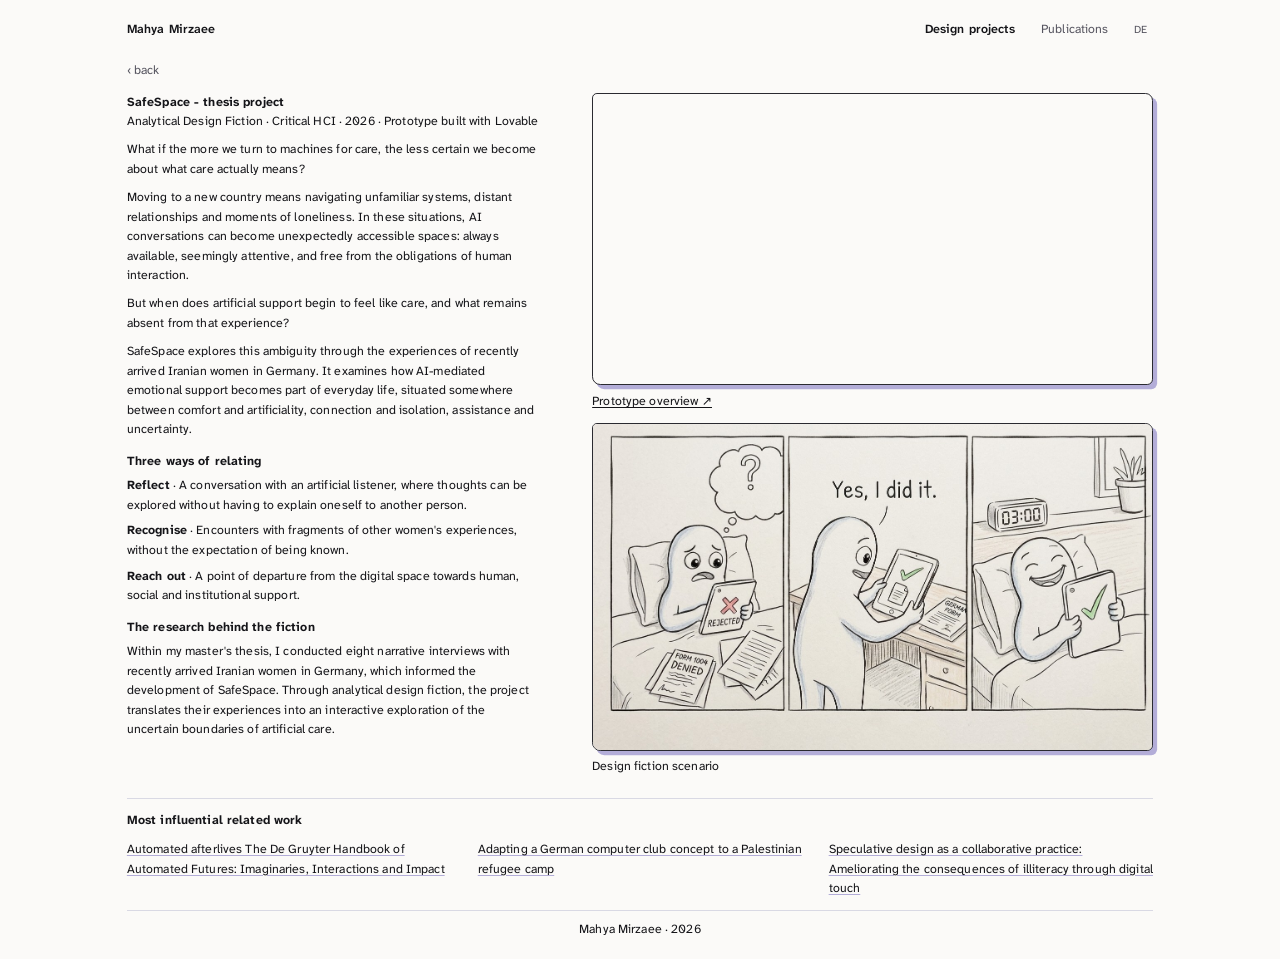
<file: index.html>
<!doctype html>
<html lang="en">
<head>
  <meta charset="utf-8">
  <meta name="viewport" content="width=device-width, initial-scale=1">
  <title>SafeSpace · Mahya Mirzaee</title>
  <meta name="description" content="SafeSpace: can a machine offer a sense of belonging without ever belonging to you? An analytical design fiction about AI-mediated care.">
  <meta name="theme-color" content="#fbfaf8">
  <link rel="stylesheet" href="project.css?v=16">
<style id="site-bar">
  /* same top bar as the portfolio (mahyamirzaee.github.io) */
  .site-bar { display: flex; flex-wrap: wrap; align-items: baseline; gap: 12px 24px; padding: 4px 0 26px; font-family: "Atkinson Hyperlegible Next", system-ui, sans-serif; }
  .site-bar .sb-name { margin-right: auto; font-size: 15px; font-weight: 600; color: #141418; text-decoration: none; }
  .site-bar nav { display: flex; flex-wrap: wrap; gap: 6px 32px; }
  .site-bar nav a { font-size: 15px; color: #55545f; text-decoration: none; }
  .site-bar nav a[aria-current="page"] { color: #141418; font-weight: 600; }
  .site-bar .sb-lang { font-size: 13px; color: #55545f; text-decoration: none; padding: 2px 7px; }
  .site-bar a:hover { color: #26307f; }
  /* one look for every back link */
  .top { font-size: 14px; }
  .top a { color: #55545f; text-decoration: none; }
  .top a:hover { color: #141418; text-decoration: underline; }
  /* one look for every reference link (Most influential related work) */
  .related li a { color: #141418; font-size: 15px; line-height: 1.45; text-decoration: underline; text-decoration-color: #b3add8; text-decoration-thickness: 1px; text-underline-offset: 0.2em; }
  .related li a:hover { color: #26307f; text-decoration-color: #26307f; }
  @media (max-width: 640px) { .site-bar .sb-name { width: 100%; } }
</style>
</head>
<body>
<div class="page">

  <header class="site-bar">
    <a class="sb-name" href="https://mahyamirzaee.github.io/">Mahya Mirzaee</a>
    <nav aria-label="Main">
      <a href="https://mahyamirzaee.github.io/projects/" aria-current="page">Design projects</a>
      <a href="https://mahyamirzaee.github.io/publications/">Publications</a>
    </nav>
    <a class="sb-lang" href="https://mahyamirzaee.github.io/de/projects/" lang="de" hreflang="de" aria-label="Deutsch">DE</a>
  </header>
  <nav class="top" aria-label="Back">
    <a href="https://mahyamirzaee.github.io/projects/">‹ back</a>
  </nav>

  <main>
  <!-- ===== Screen 1: text on the left, recording + two scenario pictures on the right ===== -->
  <section class="sheet" aria-labelledby="title">
    <div class="col">
      <h1 id="title">SafeSpace - thesis project</h1>
      <p class="sub">Analytical Design Fiction · Critical HCI · 2026 · Prototype built with Lovable</p>

      <p>What if the more we turn to machines for care, the less certain we become about what care actually means?</p>
      <p>Moving to a new country means navigating unfamiliar systems, distant relationships and moments of loneliness. In these situations, AI conversations can become unexpectedly accessible spaces: always available, seemingly attentive, and free from the obligations of human interaction.</p>
      <p>But when does artificial support begin to feel like care, and what remains absent from that experience?</p>
      <p>SafeSpace explores this ambiguity through the experiences of recently arrived Iranian women in Germany. It examines how AI-mediated emotional support becomes part of everyday life, situated somewhere between comfort and artificiality, connection and isolation, assistance and uncertainty.</p>

      <h2>Three ways of relating</h2>
      <ol class="stages">
        <li><b>Reflect</b> · A conversation with an artificial listener, where thoughts can be explored without having to explain oneself to another person.</li>
        <li><b>Recognise</b> · Encounters with fragments of other women's experiences, without the expectation of being known.</li>
        <li><b>Reach out</b> · A point of departure from the digital space towards human, social and institutional support.</li>
      </ol>

      <h2>The research behind the fiction</h2>
      <p>Within my master's thesis, I conducted eight narrative interviews with recently arrived Iranian women in Germany, which informed the development of SafeSpace. Through analytical design fiction, the project translates their experiences into an interactive exploration of the uncertain boundaries of artificial care.</p>
    </div>

    <!-- right side: the prototype overview video, and the scenario comic under it, in the same ink frame -->
    <div class="cluster pics">
      <figure>
        <!-- a silent video that loops like a GIF -->
        <div class="frame ink vid zoomable" data-cap="Prototype overview">
          <video src="video/prototype-overview.mp4" autoplay muted loop playsinline preload="auto" aria-label="Screen recording of the SafeSpace prototype: choosing a language, the home screen, Reflect, Stories and Find Support."></video>
        </div>
        <figcaption><a href="https://safespace-siegen.lovable.app/" target="_blank" rel="noopener">Prototype overview ↗</a></figcaption>
      </figure>
      <figure>
        <div class="frame ink comic zoomable" data-cap="Design fiction scenario">
          <img src="img/scenario-comic.jpg" alt="Three comic panels: a figure in bed reads 'Rejected' on a tablet next to a denied form; at a desk, with a German form, she says 'Yes, I did it.' as the tablet shows a check mark; at 03:00 in bed she smiles at the tablet's check mark.">
        </div>
        <figcaption>Design fiction scenario</figcaption>
      </figure>
    </div>
  </section>

  <section class="related related-plain" aria-labelledby="related-title">
    <h2 class="cluster-title" id="related-title">Most influential related work</h2>
    <ol>
      <li><a href="https://doi.org/10.1515/9783110792256-019" target="_blank" rel="noopener">Automated afterlives The De Gruyter Handbook of Automated Futures: Imaginaries, Interactions and Impact</a></li>
      <li><a href="https://doi.org/10.1145/2631488.2631498" target="_blank" rel="noopener">Adapting a German computer club concept to a Palestinian refugee camp</a></li>
      <li><a href="https://doi.org/10.1145/3487917" target="_blank" rel="noopener">Speculative design as a collaborative practice: Ameliorating the consequences of illiteracy through digital touch</a></li>
    </ol>
  </section>
  </main>

  <footer class="foot">
    <span>Mahya Mirzaee · 2026</span>
  </footer>
</div>

<script>
  // Large view: click (or Enter) on a picture or video opens it big.
  // Close with a click anywhere, the × button, or Esc. Empty placeholders do nothing.
  (function () {
    var lb = document.createElement("div");
    lb.className = "lightbox";
    lb.hidden = true;
    lb.setAttribute("role", "dialog");
    lb.setAttribute("aria-modal", "true");
    lb.setAttribute("aria-label", "Large view");
    lb.innerHTML = '<button class="lb-close" type="button" aria-label="Close large view">×</button>' +
                   '<div class="lb-inner"></div><p class="lb-cap"></p>';
    document.body.appendChild(lb);
    var inner = lb.querySelector(".lb-inner");
    var cap = lb.querySelector(".lb-cap");
    var closeBtn = lb.querySelector(".lb-close");
    var opener = null;

    function open(tile) {
      var m = tile.querySelector("img, video");
      if (!m) return;
      var big;
      if (m.tagName === "VIDEO") {
        big = document.createElement("video");
        big.src = m.getAttribute("src");
        big.muted = true; big.loop = true; big.autoplay = true; big.playsInline = true; big.controls = true;
      } else {
        big = document.createElement("img");
        big.src = m.getAttribute("src");
        big.alt = m.getAttribute("alt") || "";
      }
      big.addEventListener("click", function (e) { e.stopPropagation(); });
      inner.replaceChildren(big);
      cap.textContent = tile.getAttribute("data-cap") || "";
      opener = tile;
      lb.hidden = false;
      document.documentElement.style.overflow = "hidden";
      closeBtn.focus();
    }
    function close() {
      if (lb.hidden) return;
      lb.hidden = true;
      inner.replaceChildren();
      document.documentElement.style.overflow = "";
      if (opener) opener.focus();
    }

    document.querySelectorAll(".zoomable").forEach(function (tile) {
      tile.tabIndex = 0;
      tile.setAttribute("role", "button");
      tile.setAttribute("aria-label", "Open large view");
      tile.addEventListener("click", function () { open(tile); });
      tile.addEventListener("keydown", function (e) {
        if (e.key === "Enter" || e.key === " ") { e.preventDefault(); open(tile); }
      });
    });
    lb.addEventListener("click", close);
    closeBtn.addEventListener("click", function (e) { e.stopPropagation(); close(); });
    document.addEventListener("keydown", function (e) { if (e.key === "Escape") close(); });
  })();
</script>
</body>
</html>
</file>
<file: project.css>
/* Project page foundation
   Same structure as the TACT page: two "screens" with a narrow text column
   beside a cluster of frames, a central statement, related work and a footer.
   Placeholders (dashed boxes, [square brackets]) are replaced with real content later. */

@font-face {
  font-family: "Literata";
  src: url("fonts/Literata.woff2") format("woff2");
  font-weight: 200 900;
  font-display: swap;
}
@font-face {
  font-family: "Atkinson Hyperlegible Next";
  src: url("fonts/AtkinsonHyperlegibleNext.woff2") format("woff2");
  font-weight: 200 800;
  font-display: swap;
}

:root {
  --paper: #fbfaf8;
  --ink: #141418;
  --soft: #55555f;
  --indigo: #26307f;
  --lilac: #b3add8;
  --rule: rgba(38, 48, 127, 0.16);
  --concept: #8a5a2b;
  --head: "Literata", Georgia, serif;
  --text: "Atkinson Hyperlegible Next", system-ui, sans-serif;
}

* { box-sizing: border-box; }
html { -webkit-text-size-adjust: 100%; }
body {
  margin: 0;
  background: var(--paper);
  color: var(--ink);
  font-family: var(--text);
  font-size: 15px;
  line-height: 1.58;
  letter-spacing: 0.015em;
}
a { color: inherit; text-underline-offset: 0.2em; text-decoration-thickness: 1px; }
a:focus-visible, button:focus-visible, .zoomable:focus-visible { outline: 2px solid var(--indigo); outline-offset: 2px; }
img, video { display: block; max-width: 100%; }
p { margin: 0 0 0.9em; }
figure { margin: 0; }

/* ---------- Page frame ---------- */
.page { max-width: 1340px; margin: 0 auto; padding: 28px 48px 24px; }
@media (min-width: 1000px) { .page { zoom: 0.825; } }   /* desktop shown at 82.5% */

.top { margin-bottom: 24px; font-size: 14px; }
.top a { text-decoration: none; }
.top a:hover { text-decoration: underline; }

/* one "screen": text column + cluster of frames */
.sheet {
  display: grid;
  grid-template-columns: minmax(0, 400px) minmax(0, 1fr);
  gap: clamp(40px, 5vw, 88px);
  align-items: start;
}
.sheet > .cluster { display: grid; gap: 16px; justify-self: end; width: 100%; max-width: 680px; }

/* ---------- Text column ---------- */
.col h1, .col h2, .cluster-title {
  margin: 0;
  font-family: var(--text);
  font-size: 15.5px;
  font-weight: 700;
  letter-spacing: 0.03em;
}
.col h2 { margin-top: 1.3em; }
.col h2:first-child { margin-top: 0; }
.col h2 + p, .col h2 + ol { margin-top: 0.35em; }
.sub { margin: 0 0 1.1em; color: var(--soft); }

/* the thread line under the title: one indigo thread with a short lilac stretch (not a weave) */
.thread {
  width: 120px;
  height: 3px;
  margin: 0 0 1.4em;
  background: linear-gradient(90deg, var(--indigo) 0 62%, var(--lilac) 62% 100%);
  opacity: 0.85;
}

.lead { font-family: var(--head); font-size: 18px; line-height: 1.45; color: var(--indigo); }
.rq { font-family: var(--head); font-style: italic; font-size: 17px; line-height: 1.5; color: var(--indigo); }
.stages { list-style: none; margin: 0.4em 0 0; padding: 0; }
.stages li { margin-bottom: 0.8em; }
.small { font-size: 14px; color: var(--soft); }

ol.qs { margin: 0; padding-left: 1.3em; }
ol.qs li { margin-bottom: 0.7em; padding-left: 0.2em; }
.qs b { font-weight: 700; }

/* ---------- Labels: staged / speculative ---------- */
.note {
  font-size: 11.5px;
  letter-spacing: 0.08em;
  text-transform: uppercase;
  color: var(--indigo);
}
.note.concept { color: var(--concept); }
figcaption, .mosaic-caption { margin: 8px 0 0; font-size: 12.5px; line-height: 1.5; color: var(--soft); }

/* ---------- Frames and placeholders ---------- */
.frame { position: relative; overflow: hidden; background: #fff; outline: 1px solid var(--rule); outline-offset: -1px; }
.frame img, .frame video { width: 100%; height: 100%; object-fit: cover; }
.r32 { aspect-ratio: 3 / 2; width: 100%; }
.r43 { aspect-ratio: 4 / 3; }

.placeholder {
  display: flex;
  align-items: center;
  justify-content: center;
  padding: 12px;
  text-align: center;
  font-size: 13px;
  color: var(--soft);
  background: #f3f1f6;
  outline: 1px dashed rgba(20, 20, 24, 0.28);
  outline-offset: -1px;
}

/* ---------- Slideshow: a quiet fade between screen captures ---------- */
.slides .slide { position: absolute; inset: 0; width: 100%; height: 100%; opacity: 0; transition: opacity 900ms ease; }
.slides .slide.on { opacity: 1; z-index: 1; }
@media (prefers-reduced-motion: reduce) { .slides .slide { transition: none; } }

.slidebar { display: flex; justify-content: space-between; align-items: baseline; gap: 16px; margin-top: 6px; }
.try { color: var(--indigo); font-weight: 700; font-size: 15px; letter-spacing: 0.02em; text-decoration: none; white-space: nowrap; }
.try:hover { text-decoration: underline; text-underline-offset: 0.25em; }
.controls { display: flex; align-items: center; gap: 4px; flex-shrink: 0; font-size: 14px; }
.controls button { border: 0; background: none; padding: 6px 9px; font: inherit; color: var(--ink); cursor: pointer; }
.controls .count { min-width: 2.6em; text-align: center; font-variant-numeric: tabular-nums; }

/* ---------- Prototype in use: a mosaic of tiles ---------- */
.in-use .cluster-title { margin: 0 0 6px; font-size: 13px; }
.mosaic { display: grid; grid-template-columns: repeat(6, 1fr); grid-auto-rows: 58px; gap: 8px; }
.tile { position: relative; overflow: hidden; background: #ece9f1; }
.tile img, .tile video { width: 100%; height: 100%; object-fit: cover; }
.t-a { grid-column: 1 / 5; grid-row: 1 / 6; }   /* large */
.t-b { grid-column: 5 / 7; grid-row: 1 / 3; }   /* small, top */
.t-c { grid-column: 5 / 7; grid-row: 3 / 6; }   /* small, bottom */
.tile-label {
  position: absolute; left: 6px; bottom: 6px;
  padding: 2px 7px; border-radius: 3px;
  background: rgba(251, 250, 248, 0.88);
  font-size: 10.5px; letter-spacing: 0.03em; color: var(--indigo);
  pointer-events: none;
}

/* hover: a tile grows a little; click: it opens large */
.zoomable { cursor: zoom-in; transition: transform 350ms ease, box-shadow 350ms ease; }
.zoomable:hover, .zoomable:focus-visible { transform: scale(1.05); z-index: 2; box-shadow: 0 10px 28px rgba(20, 20, 24, 0.18); }
.frame.zoomable:hover { transform: scale(1.02); }
@media (prefers-reduced-motion: reduce) { .zoomable, .zoomable:hover { transition: none; transform: none; } }

/* ---------- Central statement ---------- */
.statement { margin: 56px 0 8px; padding: 72px 0 80px; border-top: 1px solid var(--rule); text-align: center; }
.statement-label { margin: 0 0 22px; font-size: 12px; letter-spacing: 0.12em; text-transform: uppercase; color: var(--soft); }
.statement blockquote {
  margin: 0 auto;
  max-width: 24ch;
  font-family: var(--head);
  font-size: clamp(26px, 3.2vw, 40px);
  line-height: 1.3;
  color: var(--indigo);
}
.statement blockquote::after {
  content: "";
  display: block;
  width: 120px; height: 3px;
  margin: 30px auto 0;
  background: linear-gradient(90deg, var(--indigo) 0 62%, var(--lilac) 62% 100%);
  opacity: 0.7;
}
@media (min-width: 1000px) {
  .statement blockquote { max-width: none; white-space: nowrap; font-size: clamp(22px, 2.1vw, 32px); }
}

/* ---------- Screen 2: future direction ---------- */
.future h2 { margin-top: 0; }
.intention {
  margin: 14px 0 4px;
  padding-left: 14px;
  border-left: 2px solid var(--lilac);
  font-family: var(--head); font-style: italic; font-size: 16.5px; line-height: 1.45; color: var(--indigo);
}
.intention span {
  display: block; margin-bottom: 2px;
  font-family: var(--text); font-style: normal; font-size: 12px; font-weight: 700; letter-spacing: 0.04em; color: var(--ink);
}

/* ---------- Related work: one row across the page ---------- */
.related { margin-top: 44px; padding-top: 18px; border-top: 1px solid var(--rule); }
.related .cluster-title { margin: 0 0 12px; font-size: 13px; }
.related ol { display: grid; grid-template-columns: repeat(3, 1fr); gap: 32px; margin: 0; padding: 0; list-style: none; counter-reset: rw; }
.related li { counter-increment: rw; font-size: 13.5px; line-height: 1.45; }
.related li::before { content: counter(rw); display: block; margin-bottom: 4px; font-size: 11px; color: var(--soft); }
.related a { color: var(--indigo); text-decoration: none; }
.related a:hover { text-decoration: underline; }

/* ---------- Footer ---------- */
.foot {
  margin-top: 36px; padding-top: 14px;
  border-top: 1px solid var(--rule);
  display: flex; justify-content: space-between; flex-wrap: wrap; gap: 10px;
  font-size: 13.5px; color: var(--soft);
}

/* ---------- Large view ---------- */
.lightbox {
  position: fixed; inset: 0; z-index: 50;
  display: flex; flex-direction: column; align-items: center; justify-content: center; gap: 14px;
  padding: 48px 24px 32px;
  background: rgba(251, 250, 248, 0.97);
  cursor: zoom-out;
}
.lightbox[hidden] { display: none; }
.lb-inner { max-width: min(1200px, 92vw); max-height: 80vh; display: flex; }
.lb-inner img, .lb-inner video { max-width: 100%; max-height: 80vh; object-fit: contain; box-shadow: 0 12px 40px rgba(20, 20, 24, 0.18); cursor: default; }
.lb-cap { margin: 0; text-align: center; font-size: 14px; color: var(--soft); }
.lb-close { position: absolute; top: 14px; right: 18px; border: 0; background: none; font-size: 34px; line-height: 1; color: var(--indigo); cursor: pointer; }

/* ---------- Tablet and phone ---------- */
@media (max-width: 900px) {
  body { font-size: 16px; }
  .page { padding: 32px 24px 44px; }
  .top { margin-bottom: 40px; }
  .sheet { grid-template-columns: 1fr; gap: 28px; }
  .sheet > .cluster { justify-self: stretch; max-width: none; }
  .statement { margin-top: 48px; padding: 48px 0 56px; }
}
@media (max-width: 760px) { .related ol { grid-template-columns: 1fr; gap: 14px; } }
@media (max-width: 480px) {
  .page { padding: 28px 16px 40px; }
  .mosaic { grid-auto-rows: 40px; gap: 6px; }
  .slidebar { flex-wrap: wrap; }
}

/* ---------- SafeSpace layout: recording on top, two scenario pictures under it ---------- */
.rec video { object-fit: contain; background: #f3f1f6; }   /* a phone-shaped recording sits centred, not cropped */
/* temporary app screenshots: phone screens shown whole on a soft background */
.strip { display: flex; justify-content: center; gap: 4%; padding: 3% 4%; background: #efede8; }
.strip img { width: auto; height: 100%; max-width: 30%; object-fit: contain; box-shadow: 0 4px 16px rgba(20, 20, 24, 0.12); border-radius: 6px; }
.shot { background: #efede8; }
.shot img { object-fit: contain; padding: 4%; }

/* the whole first screen fits the window: the pictures shrink with the window height */
@media (min-width: 901px) {
  .page { padding-top: 20px; }
  .top { margin-bottom: 14px; }
  .sheet > .cluster.pics {
    grid-template-columns: 1fr 1fr;
    grid-template-rows: 3fr 2fr;
    gap: 12px;
    height: calc((100vh - 90px) / 0.825);   /* /0.825 undoes the desktop zoom */
    max-height: 820px;
  }
  .pics .rec { grid-column: 1 / 3; }
  .sheet .col h2 { margin-top: 1em; }
  .sheet .col .stages li { margin-bottom: 0.5em; }
  .sheet .try { display: inline-block; margin-top: 4px; }
}
@media (max-width: 900px) {
  .pics { grid-template-columns: 1fr 1fr; gap: 8px; }
  .pics .rec { grid-column: 1 / 3; aspect-ratio: 3 / 2; }
  .pics .frame:not(.rec) { aspect-ratio: 4 / 3; }
}

/* half screen: three text columns side by side */
.three { display: grid; grid-template-columns: repeat(3, 1fr); gap: clamp(28px, 4vw, 64px); }
.three .col h2 { margin-top: 0; }

/* tighter statement so the whole page is about one and a half screens */
.statement { margin: 40px 0 0; padding: 44px 0 48px; }
.statement blockquote::after { margin-top: 22px; }
.related { margin-top: 32px; }
.foot { margin-top: 24px; }

@media (max-width: 900px) {
  .three { grid-template-columns: 1fr; gap: 8px; }
  .three .col h2 { margin-top: 1em; }
}
@media (max-width: 480px) { .pair { gap: 8px; } }

/* longer statement: let it wrap over two lines */
@media (min-width: 1000px) {
  .statement blockquote { white-space: normal; max-width: 40ch; font-size: clamp(22px, 2vw, 30px); }
}
.three .intention { margin-top: 6px; }

/* the longer intro text: a wider left column so it still fits in the first screen */
@media (min-width: 901px) {
  .sheet { grid-template-columns: minmax(0, 500px) minmax(0, 1fr); gap: clamp(32px, 4vw, 64px); }
  .sheet .col p { margin-bottom: 0.7em; }
  .sheet .col .lead { margin-bottom: 0.6em; }
}
@media (min-width: 901px) and (max-height: 700px) {
  .page { padding-top: 10px; }
  .top { margin-bottom: 6px; }
  .sheet .col h2 { margin-top: 0.8em; }
}

/* ---------- Right side v2: video + comic, stacked, in a light hand-drawn ink frame ---------- */
@media (min-width: 901px) {
  .sheet > .cluster.pics {
    display: flex; flex-direction: column; gap: 14px;
    height: auto; max-height: none;
    /* keep both frames inside the first screen: width follows the window height */
    width: 100%;
    max-width: min(680px, calc(((100vh - 40px) / 0.825 - 140px) / 1.11));
  }
}
@media (max-width: 900px) { .sheet > .cluster.pics { display: flex; flex-direction: column; gap: 14px; } }

/* the ink frame: a thin dark line like the comic's panels, slightly rounded, with a small playful lilac offset */
.frame.ink {
  outline: none;
  border: 1.6px solid #2a2a30;
  border-radius: 6px 9px 7px 10px;   /* a little uneven, like a hand-drawn box */
  box-shadow: 5px 5px 0 var(--lilac);
  background: #fbfaf8;
}
.vid { aspect-ratio: 1846 / 964; }              /* the recording's own shape: no blank bands */
.vid video { object-fit: cover; }
.comic { aspect-ratio: 1343 / 784; }
.comic img { object-fit: cover; }
.pics figcaption { margin-top: 9px; font-size: 12.5px; letter-spacing: 0.04em; color: var(--soft); }
.frame.ink.zoomable:hover { transform: rotate(-0.4deg) scale(1.01); }

/* text under the big statement */
.statement-text { max-width: 62ch; margin: 22px auto 0; color: var(--soft); font-size: 15px; }

/* ---------- Second part v2: compact, minimal, same columns as the first screen ---------- */
.second {
  display: grid;
  grid-template-columns: minmax(0, 500px) minmax(0, 1fr);
  gap: clamp(32px, 4vw, 64px);
  align-items: start;
  margin-top: 44px; padding-top: 30px;
  border-top: 1px solid var(--rule);
}
.second .col h2 { margin-top: 1.1em; }
.second .col h2:first-child { margin-top: 0; }
.second .col p { margin-bottom: 0.6em; }

/* the five tensions: two words pulled apart by a thin indigo-to-lilac thread, no numbers */
.tensions { width: 100%; max-width: 680px; justify-self: end; }
.tensions .cluster-title { margin: 0 0 10px; }
.tensions ul { list-style: none; margin: 0; padding: 0; }
.tensions li { padding: 11px 0 10px; border-bottom: 1px solid var(--rule); }
.tensions li:first-child { border-top: 1px solid var(--rule); }
.pull { display: flex; align-items: center; gap: 14px; margin: 0 0 3px; font-family: var(--head); font-size: 17px; color: var(--indigo); }
.pull span { white-space: nowrap; }
.pull i { flex: 1; height: 1.5px; min-width: 30px; background: linear-gradient(90deg, var(--indigo), var(--lilac)); opacity: 0.6; }
.tensions .q { margin: 0; font-size: 13.5px; color: var(--soft); }
.tension-note { margin: 12px 0 0; font-family: var(--head); font-style: italic; font-size: 14.5px; color: var(--indigo); }

.related { margin-top: 30px; }

@media (max-width: 900px) {
  .second { grid-template-columns: 1fr; gap: 28px; margin-top: 36px; }
  .tensions { justify-self: stretch; max-width: none; }
}
@media (max-width: 480px) {
  .pull { font-size: 15px; gap: 10px; }
  .pull span { white-space: normal; }
}

/* ---------- Second part v3: one short band, so the page needs almost no scrolling ---------- */
.second { margin-top: 26px; padding-top: 20px; }
.second .col p { margin: 0.35em 0 0; }
.tensions li, .tensions li:first-child { border: 0; }
.tensions ul { display: grid; grid-template-columns: 1fr 1fr; column-gap: 34px; row-gap: 4px; }
.tensions li.pull { padding: 3px 0; margin: 0; font-size: 15.5px; }
.lead b { font-weight: 600; }

.related-line { margin: 22px 0 0; font-size: 13px; color: var(--soft); }
.related-line span { margin-right: 10px; font-weight: 700; color: var(--ink); }
.related-line a { color: var(--indigo); text-decoration: none; }
.related-line a:hover { text-decoration: underline; }
.foot { margin-top: 14px; padding-top: 10px; }

@media (max-width: 480px) { .tensions ul { grid-template-columns: 1fr; } }

/* v13: all text in the left column; the explore link sits between the spaces and the research */
.sheet .col .try + h2 { margin-top: 1.2em; }
.stages li b { color: var(--indigo); }
.related-line { margin-top: 26px; padding-top: 14px; border-top: 1px solid var(--rule); }

/* related work: titles only, in one horizontal row, no numbers */
.related-plain { margin-top: 26px; padding-top: 14px; }
.related-plain li::before { content: none; }
.related-plain li { font-size: 13.5px; }

/* footer: only the name, centred */
.foot { justify-content: center; }

/* ---------- Plain text (14 Nov): one font, one size, one colour, no extra design ---------- */
body, .page, .page p, .page li, .page h1, .page h2, .page .sub, .page figcaption,
.page .try, .page a, .page .cluster-title, .page .foot, .page .top {
  font-family: var(--text);
  font-size: 15px;
  font-style: normal;
  letter-spacing: 0.01em;
  line-height: 1.58;
  color: var(--ink);
}
.page h1, .page h2, .page .cluster-title { font-weight: 700; }
.page .sub { margin-bottom: 1.2em; }
.page .stages li b { color: var(--ink); }
.page a { text-decoration: underline; text-underline-offset: 0.2em; }
.page .top a { text-decoration: none; }
.page .try { display: inline-block; margin-top: 6px; font-weight: 400; }
.page .pics figcaption { margin-top: 8px; letter-spacing: 0.01em; }
.related-plain li { font-size: 15px; }
</file>
